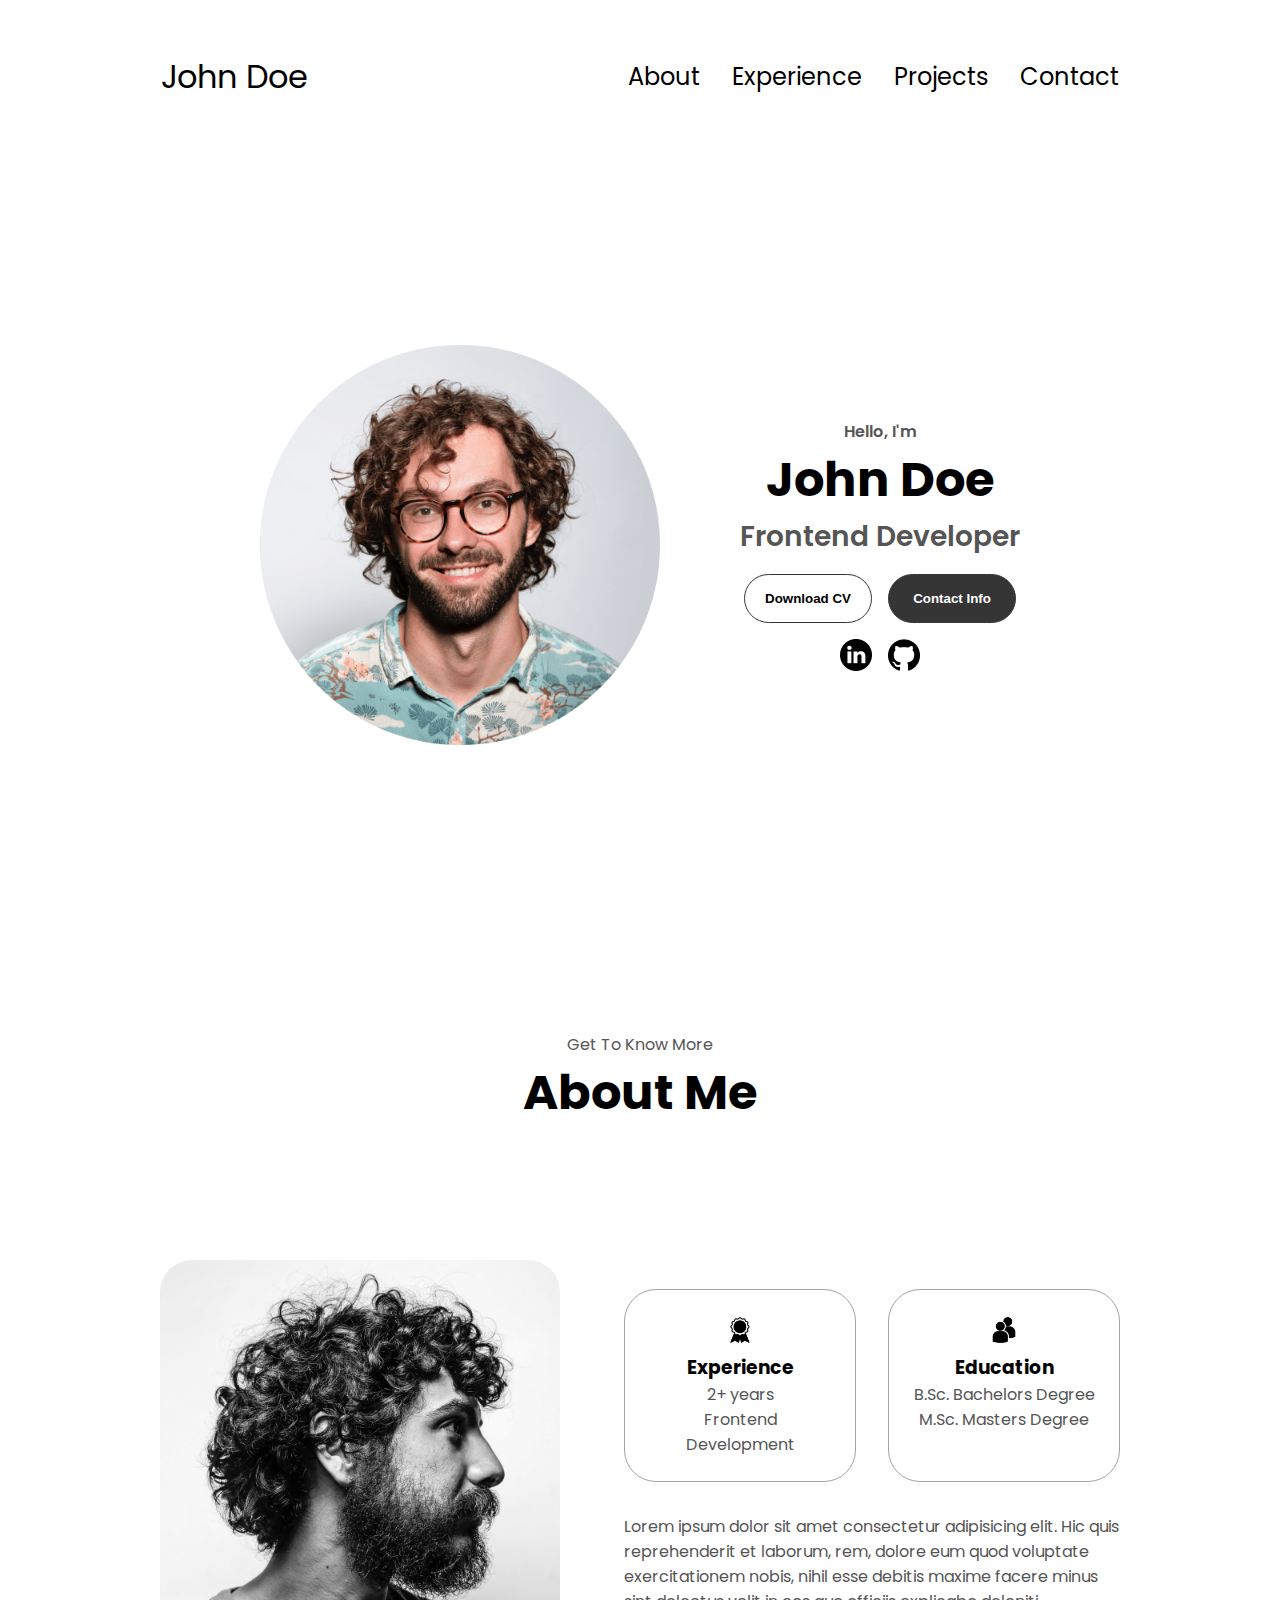
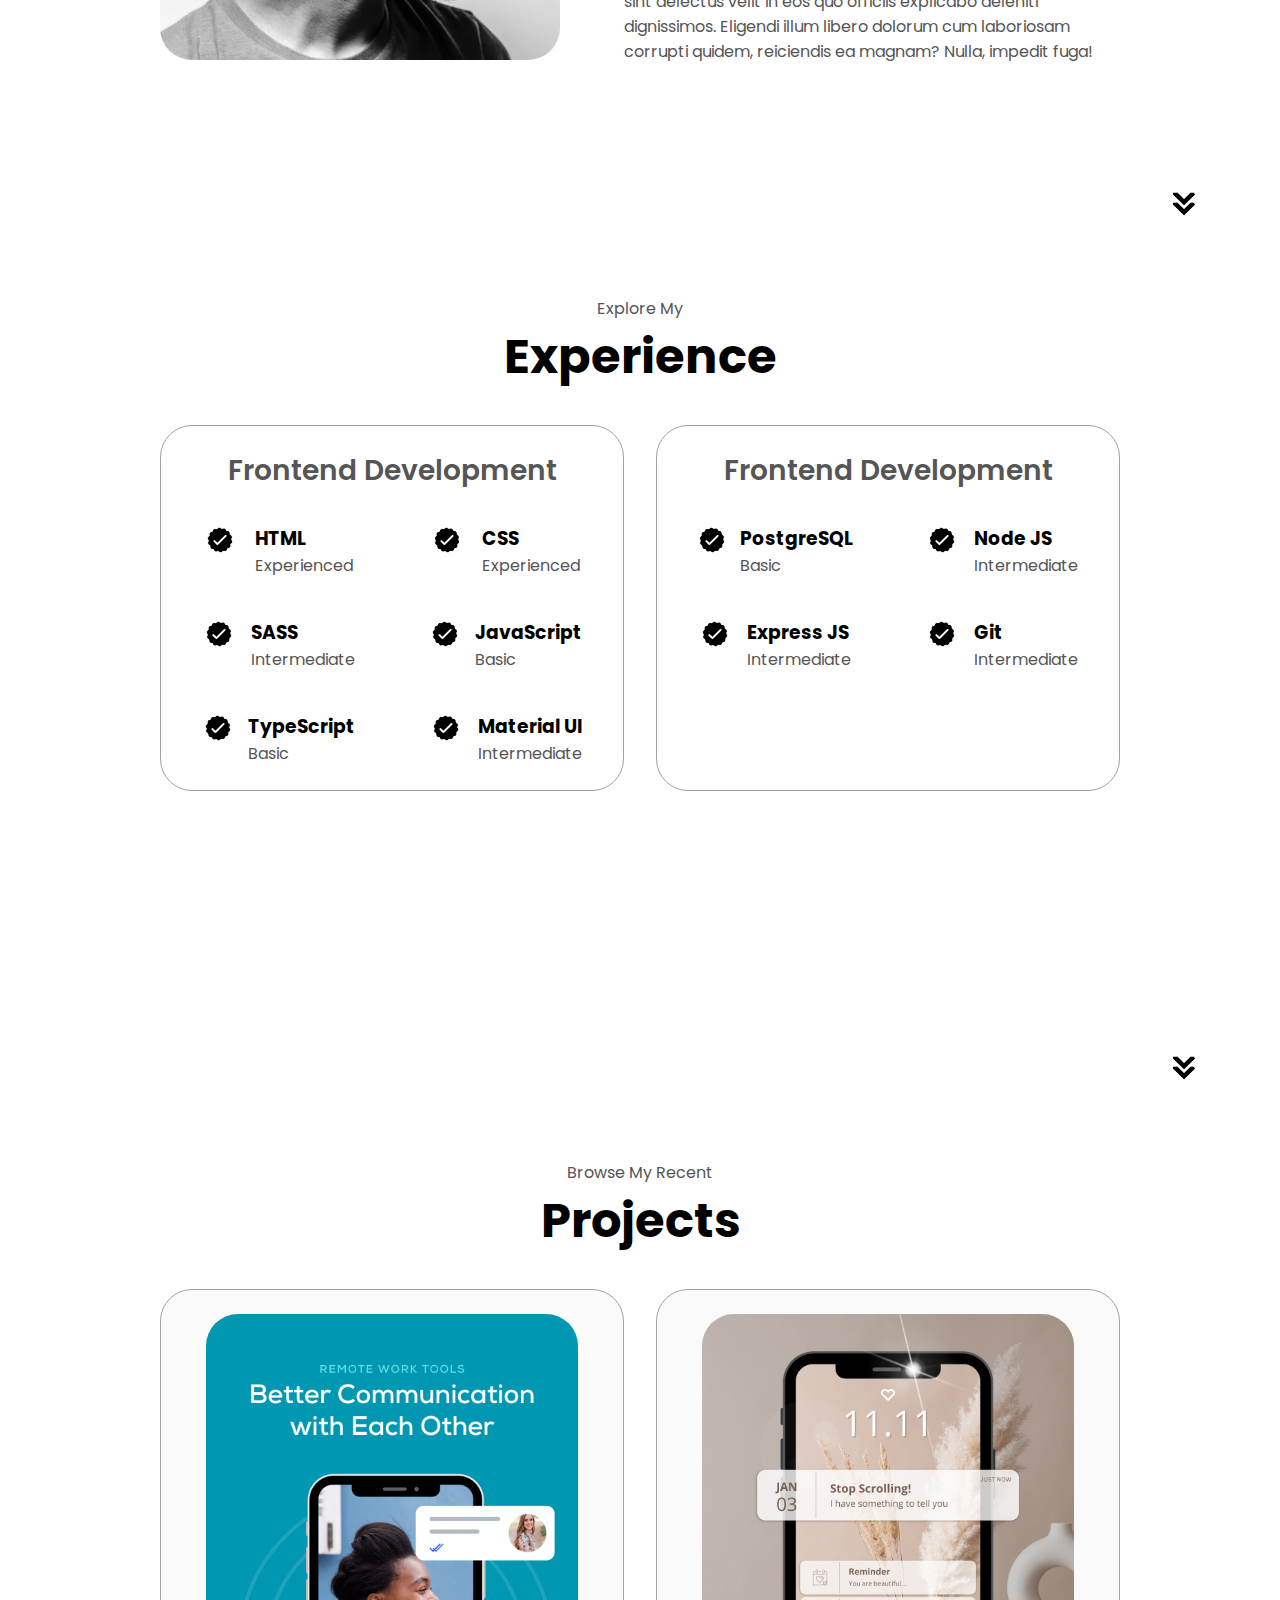
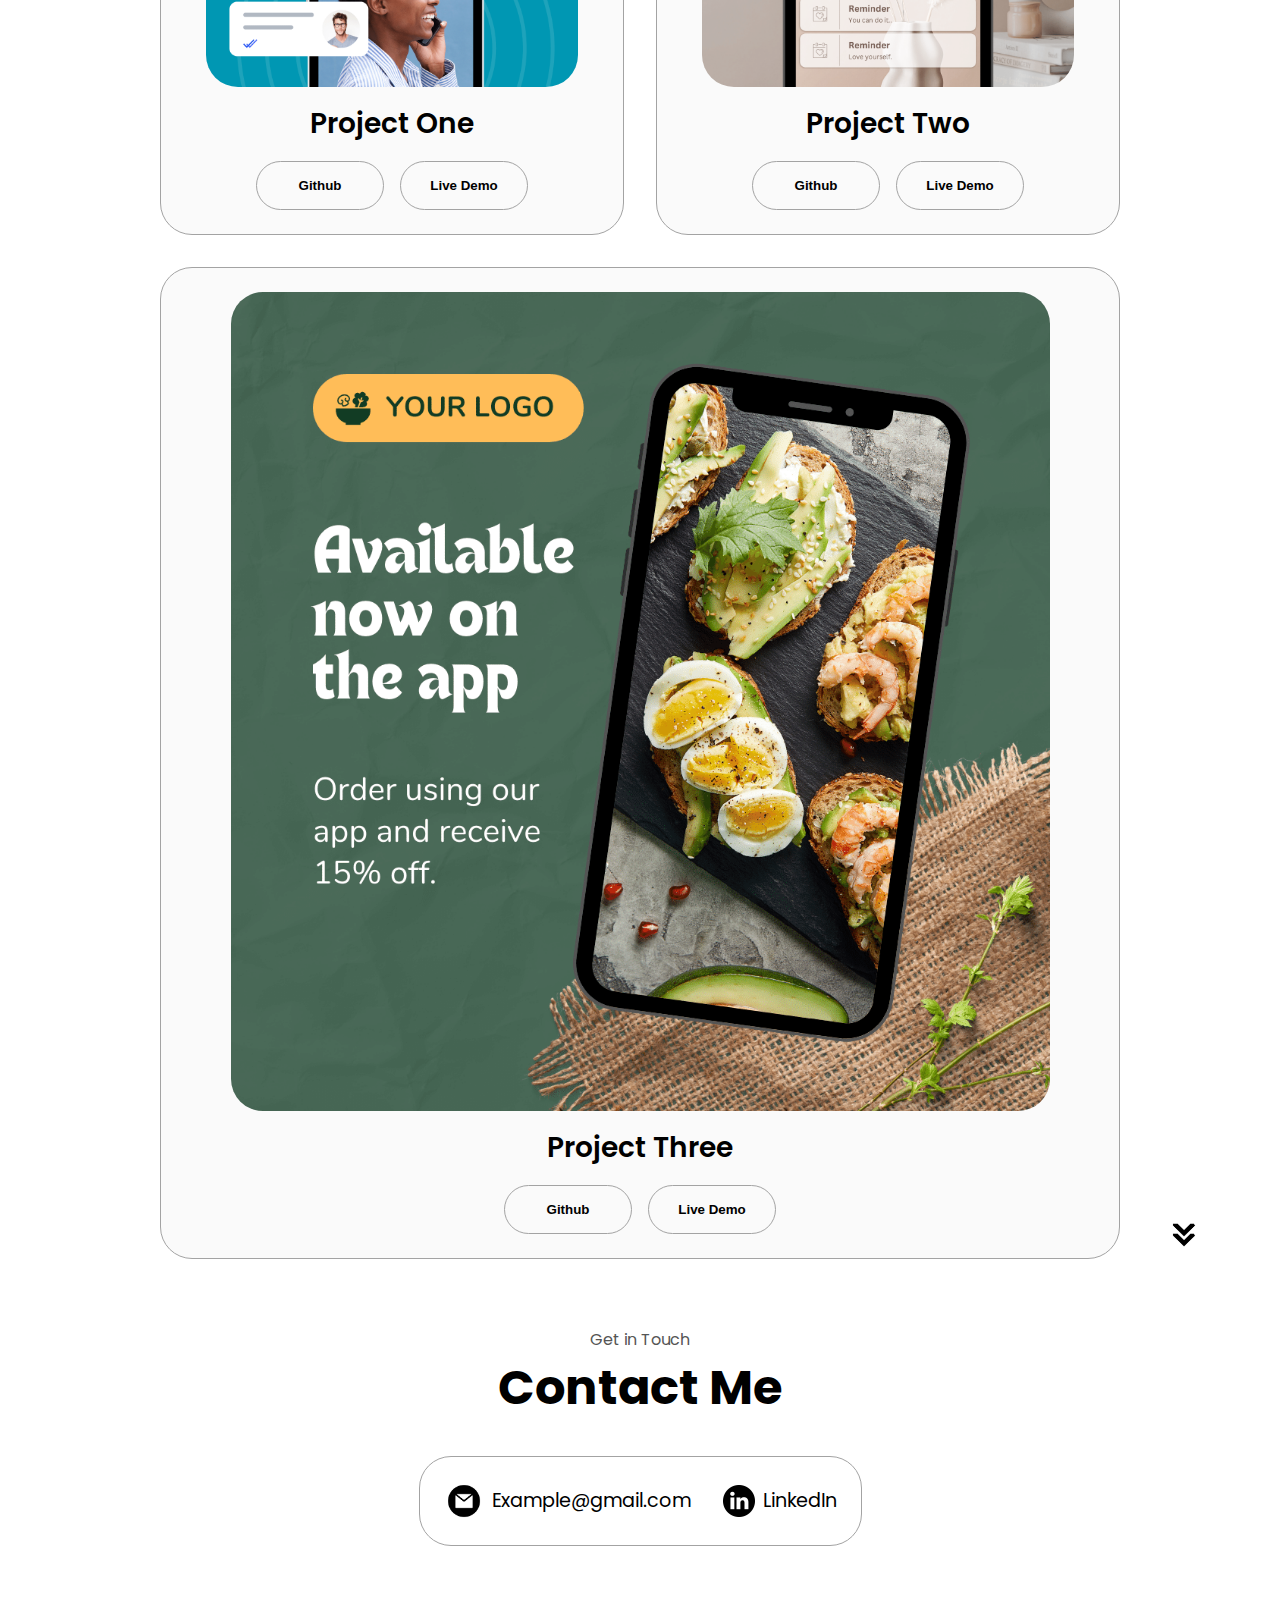
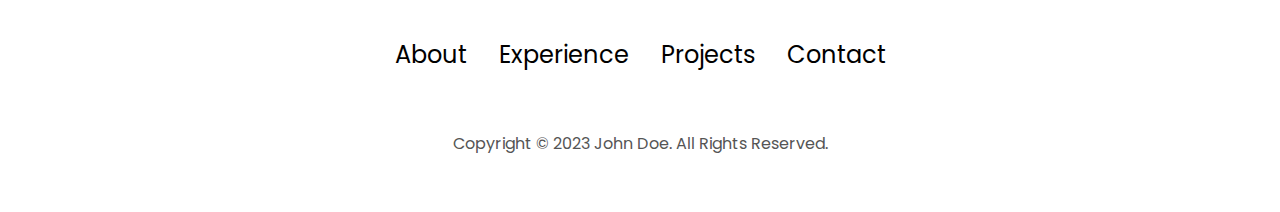
<file: Dummy Protfolio/index.html>
<!DOCTYPE html>
<html lang="en">
  <head>
    <meta charset="UTF-8" />
    <meta http-equiv="X-UA-Compatible" content="IE=edge" />
    <meta name="viewport" content="width=device-width, initial-scale=1.0" />
    <title>My Portfolio</title>
    <link rel="stylesheet" href="style.css" />
    <link rel="stylesheet" href="mediaqueries.css" />
  </head>
  <body>
    <nav id="desktop-nav">
      <div class="logo">John Doe</div>
      <div>
        <ul class="nav-links">
          <li><a href="#about">About</a></li>
          <li><a href="#experience">Experience</a></li>
          <li><a href="#projects">Projects</a></li>
          <li><a href="#contact">Contact</a></li>
        </ul>
      </div>
    </nav>
    <nav id="hamburger-nav">
      <div class="logo">John Doe</div>
      <div class="hamburger-menu">
        <div class="hamburger-icon" onclick="toggleMenu()">
          <span></span>
          <span></span>
          <span></span>
        </div>
        <div class="menu-links">
          <li><a href="#about" onclick="toggleMenu()">About</a></li>
          <li><a href="#experience" onclick="toggleMenu()">Experience</a></li>
          <li><a href="#projects" onclick="toggleMenu()">Projects</a></li>
          <li><a href="#contact" onclick="toggleMenu()">Contact</a></li>
        </div>
      </div>
    </nav>
    <section id="profile">
      <div class="section__pic-container">
        <img src="./assets/profile-pic.png" alt="John Doe profile picture" />
      </div>
      <div class="section__text">
        <p class="section__text__p1">Hello, I'm</p>
        <h1 class="title">John Doe</h1>
        <p class="section__text__p2">Frontend Developer</p>
        <div class="btn-container">
          <button
            class="btn btn-color-2"
            onclick="window.open('./assets/resume-example.pdf')"
          >
            Download CV
          </button>
          <button class="btn btn-color-1" onclick="location.href='./#contact'">
            Contact Info
          </button>
        </div>
        <div id="socials-container">
          <img
            src="./assets/linkedin.png"
            alt="My LinkedIn profile"
            class="icon"
            onclick="location.href='https://linkedin.com/'"
          />
          <img
            src="./assets/github.png"
            alt="My Github profile"
            class="icon"
            onclick="location.href='https://github.com/'"
          />
        </div>
      </div>
    </section>
    <section id="about">
      <p class="section__text__p1">Get To Know More</p>
      <h1 class="title">About Me</h1>
      <div class="section-container">
        <div class="section__pic-container">
          <img
            src="./assets/about-pic.png"
            alt="Profile picture"
            class="about-pic"
          />
        </div>
        <div class="about-details-container">
          <div class="about-containers">
            <div class="details-container">
              <img
                src="./assets/experience.png"
                alt="Experience icon"
                class="icon"
              />
              <h3>Experience</h3>
              <p>2+ years <br />Frontend Development</p>
            </div>
            <div class="details-container">
              <img
                src="./assets/education.png"
                alt="Education icon"
                class="icon"
              />
              <h3>Education</h3>
              <p>B.Sc. Bachelors Degree<br />M.Sc. Masters Degree</p>
            </div>
          </div>
          <div class="text-container">
            <p>
              Lorem ipsum dolor sit amet consectetur adipisicing elit. Hic quis
              reprehenderit et laborum, rem, dolore eum quod voluptate
              exercitationem nobis, nihil esse debitis maxime facere minus sint
              delectus velit in eos quo officiis explicabo deleniti dignissimos.
              Eligendi illum libero dolorum cum laboriosam corrupti quidem,
              reiciendis ea magnam? Nulla, impedit fuga!
            </p>
          </div>
        </div>
      </div>
      <img
        src="./assets/arrow.png"
        alt="Arrow icon"
        class="icon arrow"
        onclick="location.href='./#experience'"
      />
    </section>
    <section id="experience">
      <p class="section__text__p1">Explore My</p>
      <h1 class="title">Experience</h1>
      <div class="experience-details-container">
        <div class="about-containers">
          <div class="details-container">
            <h2 class="experience-sub-title">Frontend Development</h2>
            <div class="article-container">
              <article>
                <img
                  src="./assets/checkmark.png"
                  alt="Experience icon"
                  class="icon"
                />
                <div>
                  <h3>HTML</h3>
                  <p>Experienced</p>
                </div>
              </article>
              <article>
                <img
                  src="./assets/checkmark.png"
                  alt="Experience icon"
                  class="icon"
                />
                <div>
                  <h3>CSS</h3>
                  <p>Experienced</p>
                </div>
              </article>
              <article>
                <img
                  src="./assets/checkmark.png"
                  alt="Experience icon"
                  class="icon"
                />
                <div>
                  <h3>SASS</h3>
                  <p>Intermediate</p>
                </div>
              </article>
              <article>
                <img
                  src="./assets/checkmark.png"
                  alt="Experience icon"
                  class="icon"
                />
                <div>
                  <h3>JavaScript</h3>
                  <p>Basic</p>
                </div>
              </article>
              <article>
                <img
                  src="./assets/checkmark.png"
                  alt="Experience icon"
                  class="icon"
                />
                <div>
                  <h3>TypeScript</h3>
                  <p>Basic</p>
                </div>
              </article>
              <article>
                <img
                  src="./assets/checkmark.png"
                  alt="Experience icon"
                  class="icon"
                />
                <div>
                  <h3>Material UI</h3>
                  <p>Intermediate</p>
                </div>
              </article>
            </div>
          </div>
          <div class="details-container">
            <h2 class="experience-sub-title">Frontend Development</h2>
            <div class="article-container">
              <article>
                <img
                  src="./assets/checkmark.png"
                  alt="Experience icon"
                  class="icon"
                />
                <div>
                  <h3>PostgreSQL</h3>
                  <p>Basic</p>
                </div>
              </article>
              <article>
                <img
                  src="./assets/checkmark.png"
                  alt="Experience icon"
                  class="icon"
                />
                <div>
                  <h3>Node JS</h3>
                  <p>Intermediate</p>
                </div>
              </article>
              <article>
                <img
                  src="./assets/checkmark.png"
                  alt="Experience icon"
                  class="icon"
                />
                <div>
                  <h3>Express JS</h3>
                  <p>Intermediate</p>
                </div>
              </article>
              <article>
                <img
                  src="./assets/checkmark.png"
                  alt="Experience icon"
                  class="icon"
                />
                <div>
                  <h3>Git</h3>
                  <p>Intermediate</p>
                </div>
              </article>
            </div>
          </div>
        </div>
      </div>
      <img
        src="./assets/arrow.png"
        alt="Arrow icon"
        class="icon arrow"
        onclick="location.href='./#projects'"
      />
    </section>
    <section id="projects">
      <p class="section__text__p1">Browse My Recent</p>
      <h1 class="title">Projects</h1>
      <div class="experience-details-container">
        <div class="about-containers">
          <div class="details-container color-container">
            <div class="article-container">
              <img
                src="./assets/project-1.png"
                alt="Project 1"
                class="project-img"
              />
            </div>
            <h2 class="experience-sub-title project-title">Project One</h2>
            <div class="btn-container">
              <button
                class="btn btn-color-2 project-btn"
                onclick="location.href='https://github.com/'"
              >
                Github
              </button>
              <button
                class="btn btn-color-2 project-btn"
                onclick="location.href='https://github.com/'"
              >
                Live Demo
              </button>
            </div>
          </div>
          <div class="details-container color-container">
            <div class="article-container">
              <img
                src="./assets/project-2.png"
                alt="Project 2"
                class="project-img"
              />
            </div>
            <h2 class="experience-sub-title project-title">Project Two</h2>
            <div class="btn-container">
              <button
                class="btn btn-color-2 project-btn"
                onclick="location.href='https://github.com/'"
              >
                Github
              </button>
              <button
                class="btn btn-color-2 project-btn"
                onclick="location.href='https://github.com/'"
              >
                Live Demo
              </button>
            </div>
          </div>
          <div class="details-container color-container">
            <div class="article-container">
              <img
                src="./assets/project-3.png"
                alt="Project 3"
                class="project-img"
              />
            </div>
            <h2 class="experience-sub-title project-title">Project Three</h2>
            <div class="btn-container">
              <button
                class="btn btn-color-2 project-btn"
                onclick="location.href='https://github.com/'"
              >
                Github
              </button>
              <button
                class="btn btn-color-2 project-btn"
                onclick="location.href='https://github.com/'"
              >
                Live Demo
              </button>
            </div>
          </div>
        </div>
      </div>
      <img
        src="./assets/arrow.png"
        alt="Arrow icon"
        class="icon arrow"
        onclick="location.href='./#contact'"
      />
    </section>
    <section id="contact">
      <p class="section__text__p1">Get in Touch</p>
      <h1 class="title">Contact Me</h1>
      <div class="contact-info-upper-container">
        <div class="contact-info-container">
          <img
            src="./assets/email.png"
            alt="Email icon"
            class="icon contact-icon email-icon"
          />
          <p><a href="mailto:examplemail@gmail.com">Example@gmail.com</a></p>
        </div>
        <div class="contact-info-container">
          <img
            src="./assets/linkedin.png"
            alt="LinkedIn icon"
            class="icon contact-icon"
          />
          <p><a href="https://www.linkedin.com">LinkedIn</a></p>
        </div>
      </div>
    </section>
    <footer>
      <nav>
        <div class="nav-links-container">
          <ul class="nav-links">
            <li><a href="#about">About</a></li>
            <li><a href="#experience">Experience</a></li>
            <li><a href="#projects">Projects</a></li>
            <li><a href="#contact">Contact</a></li>
          </ul>
        </div>
      </nav>
      <p>Copyright &#169; 2023 John Doe. All Rights Reserved.</p>
    </footer>
    <script src="script.js"></script>
  </body>
</html>
</file>
<file: Dummy Protfolio/style.css>
/* GENERAL */

@import url("https://fonts.googleapis.com/css2?family=Poppins:wght@300;400;500;600&display=swap");

* {
  margin: 0;
  padding: 0;
}

body {
  font-family: "Poppins", sans-serif;
}

html {
  scroll-behavior: smooth;
}

p {
  color: rgb(85, 85, 85);
}

/* TRANSITION */

a,
.btn {
  transition: all 300ms ease;
}

/* DESKTOP NAV */

nav,
.nav-links {
  display: flex;
}

nav {
  justify-content: space-around;
  align-items: center;
  height: 17vh;
}

.nav-links {
  gap: 2rem;
  list-style: none;
  font-size: 1.5rem;
}

a {
  color: black;
  text-decoration: none;
  text-decoration-color: white;
}

a:hover {
  color: grey;
  text-decoration: underline;
  text-underline-offset: 1rem;
  text-decoration-color: rgb(181, 181, 181);
}

.logo {
  font-size: 2rem;
}

.logo:hover {
  cursor: default;
}

/* HAMBURGER MENU */

#hamburger-nav {
  display: none;
}

.hamburger-menu {
  position: relative;
  display: inline-block;
}

.hamburger-icon {
  display: flex;
  flex-direction: column;
  justify-content: space-between;
  height: 24px;
  width: 30px;
  cursor: pointer;
}

.hamburger-icon span {
  width: 100%;
  height: 2px;
  background-color: black;
  transition: all 0.3 ease-in-out;
}

.menu-links {
  position: absolute;
  top: 100%;
  right: 0;
  background-color: white;
  width: fit-content;
  max-height: 0;
  overflow: hidden;
  transition: all 0.3 ease-in-out;
}

.menu-links a {
  display: block;
  padding: 10px;
  text-align: center;
  font-size: 1.5rem;
  color: black;
  text-decoration: none;
  transition: all 0.3 ease-in-out;
}

.menu-links li {
  list-style: none;
}

.menu-links.open {
  max-height: 300px;
}

.hamburger-icon.open span:first-child {
  transform: rotate(45deg) translate(10px, 5px);
}

.hamburger-icon.open span:nth-child(2) {
  opacity: 0;
}

.hamburger-icon.open span:last-child {
  transform: rotate(-45deg) translate(10px, -5px);
}

.hamburger-icon span:first-child {
  transform: none;
}

.hamburger-icon span:first-child {
  opacity: 1;
}

.hamburger-icon span:first-child {
  transform: none;
}

/* SECTIONS */

section {
  padding-top: 4vh;
  height: 96vh;
  margin: 0 10rem;
  box-sizing: border-box;
  min-height: fit-content;
}

.section-container {
  display: flex;
}

/* PROFILE SECTION */

#profile {
  display: flex;
  justify-content: center;
  gap: 5rem;
  height: 80vh;
}

.section__pic-container {
  display: flex;
  height: 400px;
  width: 400px;
  margin: auto 0;
}

.section__text {
  align-self: center;
  text-align: center;
}

.section__text p {
  font-weight: 600;
}

.section__text__p1 {
  text-align: center;
}

.section__text__p2 {
  font-size: 1.75rem;
  margin-bottom: 1rem;
}

.title {
  font-size: 3rem;
  text-align: center;
}

#socials-container {
  display: flex;
  justify-content: center;
  margin-top: 1rem;
  gap: 1rem;
}

/* ICONS */

.icon {
  cursor: pointer;
  height: 2rem;
}

/* BUTTONS */

.btn-container {
  display: flex;
  justify-content: center;
  gap: 1rem;
}

.btn {
  font-weight: 600;
  transition: all 300ms ease;
  padding: 1rem;
  width: 8rem;
  border-radius: 2rem;
}

.btn-color-1,
.btn-color-2 {
  border: rgb(53, 53, 53) 0.1rem solid;
}

.btn-color-1:hover,
.btn-color-2:hover {
  cursor: pointer;
}

.btn-color-1,
.btn-color-2:hover {
  background: rgb(53, 53, 53);
  color: white;
}

.btn-color-1:hover {
  background: rgb(0, 0, 0);
}

.btn-color-2 {
  background: none;
}

.btn-color-2:hover {
  border: rgb(255, 255, 255) 0.1rem solid;
}

.btn-container {
  gap: 1rem;
}

/* ABOUT SECTION */

#about {
  position: relative;
}

.about-containers {
  gap: 2rem;
  margin-bottom: 2rem;
  margin-top: 2rem;
}

.about-details-container {
  justify-content: center;
  flex-direction: column;
}

.about-containers,
.about-details-container {
  display: flex;
}

.about-pic {
  border-radius: 2rem;
}

.arrow {
  position: absolute;
  right: -5rem;
  bottom: 2.5rem;
}

.details-container {
  padding: 1.5rem;
  flex: 1;
  background: white;
  border-radius: 2rem;
  border: rgb(53, 53, 53) 0.1rem solid;
  border-color: rgb(163, 163, 163);
  text-align: center;
}

.section-container {
  gap: 4rem;
  height: 80%;
}

.section__pic-container {
  height: 400px;
  width: 400px;
  margin: auto 0;
}

/* EXPERIENCE SECTION */

#experience {
  position: relative;
}

.experience-sub-title {
  color: rgb(85, 85, 85);
  font-weight: 600;
  font-size: 1.75rem;
  margin-bottom: 2rem;
}

.experience-details-container {
  display: flex;
  justify-content: center;
  flex-direction: column;
}

.article-container {
  display: flex;
  text-align: initial;
  flex-wrap: wrap;
  flex-direction: row;
  gap: 2.5rem;
  justify-content: space-around;
}

article {
  display: flex;
  width: 10rem;
  justify-content: space-around;
  gap: 0.5rem;
}

article .icon {
  cursor: default;
}

/* PROJECTS SECTION */

#projects {
  position: relative;
}

.color-container {
  border-color: rgb(163, 163, 163);
  background: rgb(250, 250, 250);
}

.project-img {
  border-radius: 2rem;
  width: 90%;
  height: 90%;
}

.project-title {
  margin: 1rem;
  color: black;
}

.project-btn {
  color: black;
  border-color: rgb(163, 163, 163);
}

/* CONTACT */

#contact {
  display: flex;
  justify-content: center;
  flex-direction: column;
  height: 70vh;
}

.contact-info-upper-container {
  display: flex;
  justify-content: center;
  border-radius: 2rem;
  border: rgb(53, 53, 53) 0.1rem solid;
  border-color: rgb(163, 163, 163);
  background: (250, 250, 250);
  margin: 2rem auto;
  padding: 0.5rem;
}

.contact-info-container {
  display: flex;
  align-items: center;
  justify-content: center;
  gap: 0.5rem;
  margin: 1rem;
}

.contact-info-container p {
  font-size: larger;
}

.contact-icon {
  cursor: default;
}

.email-icon {
  height: 2.5rem;
}

/* FOOTER SECTION */

footer {
  height: 26vh;
  margin: 0 1rem;
}

footer p {
  text-align: center;
}
</file>
<file: Dummy Protfolio/mediaqueries.css>
@media screen and (max-width: 1400px) {
  #profile {
    height: 83vh;
    margin-bottom: 6rem;
  }
  .about-containers {
    flex-wrap: wrap;
  }
  #contact,
  #projects {
    height: fit-content;
  }
}

@media screen and (max-width: 1200px) {
  #desktop-nav {
    display: none;
  }
  #hamburger-nav {
    display: flex;
  }
  #experience,
  .experience-details-container {
    margin-top: 2rem;
  }
  #profile,
  .section-container {
    display: block;
  }
  .arrow {
    display: none;
  }
  section,
  .section-container {
    height: fit-content;
  }
  section {
    margin: 0 5%;
  }
  .section__pic-container {
    width: 275px;
    height: 275px;
    margin: 0 auto 2rem;
  }
  .about-containers {
    margin-top: 0;
  }
}

@media screen and (max-width: 600px) {
  #contact,
  footer {
    height: 40vh;
  }
  #profile {
    height: 83vh;
    margin-bottom: 0;
  }
  article {
    font-size: 1rem;
  }
  footer nav {
    height: fit-content;
    margin-bottom: 2rem;
  }
  .about-containers,
  .contact-info-upper-container,
  .btn-container {
    flex-wrap: wrap;
  }
  .contact-info-container {
    margin: 0;
  }
  .contact-info-container p,
  .nav-links li a {
    font-size: 1rem;
  }
  .experience-sub-title {
    font-size: 1.25rem;
  }
  .logo {
    font-size: 1.5rem;
  }
  .nav-links {
    flex-direction: column;
    gap: 0.5rem;
    text-align: center;
  }
  .section__pic-container {
    width: auto;
    height: 46vw;
    justify-content: center;
  }
  .section__text__p2 {
    font-size: 1.25rem;
  }
  .title {
    font-size: 2rem;
  }
  .text-container {
    text-align: justify;
  }
}
</file>
